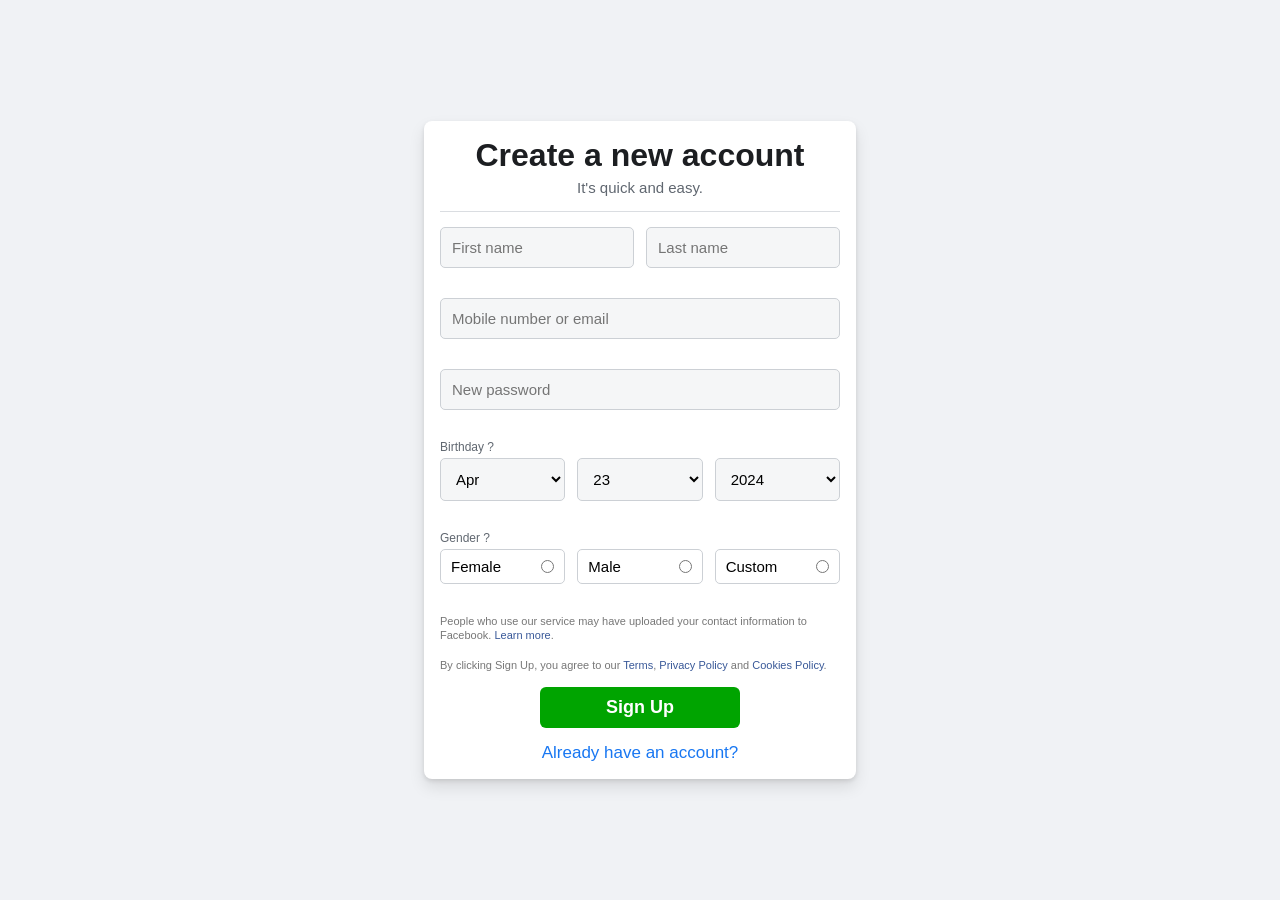
<file: createAccount.html>
<!DOCTYPE html>
<html lang="en">

<head>
   <meta charset="UTF-8">
   <meta name="viewport" content="width=device-width, initial-scale=1.0">
   <link rel="stylesheet" href="CreateAccount.css">

   <title>Create Account</title>
</head>

<body>
   <form id="signupForm" action="">

      <div class="form-header">
         <h2>Create a new account</h2>
         <p>It's quick and easy.</p>
      </div>
      <hr>

      <div class="input-group-row">
         <div class="input-wrapper">
            <input type="text" id="firstName" placeholder="First name">
            <span class="error-msg" id="firstNameError"></span>
         </div>
         <div class="input-wrapper">
            <input type="text" id="lastName" placeholder="Last name">
            <span class="error-msg" id="lastNameError"></span>
         </div>
      </div>


      <div class="input-wrapper">
         <input type="text" id="emailOrMobile" placeholder="Mobile number or email">
         <span class="error-msg" id="emailError"></span>
      </div>

      <div class="input-wrapper">
         <input type="password" id="newPassword" placeholder="New password">
         <span class="error-msg" id="passwordError"></span>
      </div>


      <fieldset class="input-wrapper">
         <legend>Birthday <span class="help-icon">?</span></legend>
         <div class="select-group">
            <select id="birthMonth">
               <option value="Apr">Apr</option>

            </select>
            <select id="birthDay">
               <option value="23">23</option>

            </select>
            <select id="birthYear">
               <option value="2024">2024</option>

            </select>
         </div>
         <span class="error-msg" id="birthdayError"></span>
      </fieldset>
      <fieldset class="input-wrapper">
         <legend>Gender <span class="help-icon">?</span></legend>
         <div class="radio-group">
            <label class="radio-box">
               Female <input type="radio" name="gender" value="female" id="genderFemale">
            </label>
            <label class="radio-box">
               Male <input type="radio" name="gender" value="male" id="genderMale">
            </label>
            <label class="radio-box">
               Custom <input type="radio" name="gender" value="custom" id="genderCustom">
            </label>
         </div>
         <span class="error-msg" id="genderError"></span>
      </fieldset>

      <div class="form-footer">
         <p class="disclaimer">People who use our service may have uploaded your contact information to Facebook. <a
               href="#">Learn more</a>.</p>
         <p class="disclaimer">By clicking Sign Up, you agree to our <a href="#">Terms</a>, <a href="#">Privacy
               Policy</a> and <a href="#">Cookies Policy</a>.</p>

         <button type="submit" id="submitBtn" class="btn-signup">Sign Up</button>

         <div class="login-link">
            <a href="login.html">Already have an account?</a>
         </div>
      </div>

   </form>
   <script src="CreateAccount.js"></script>
</body>

</html>
</file>
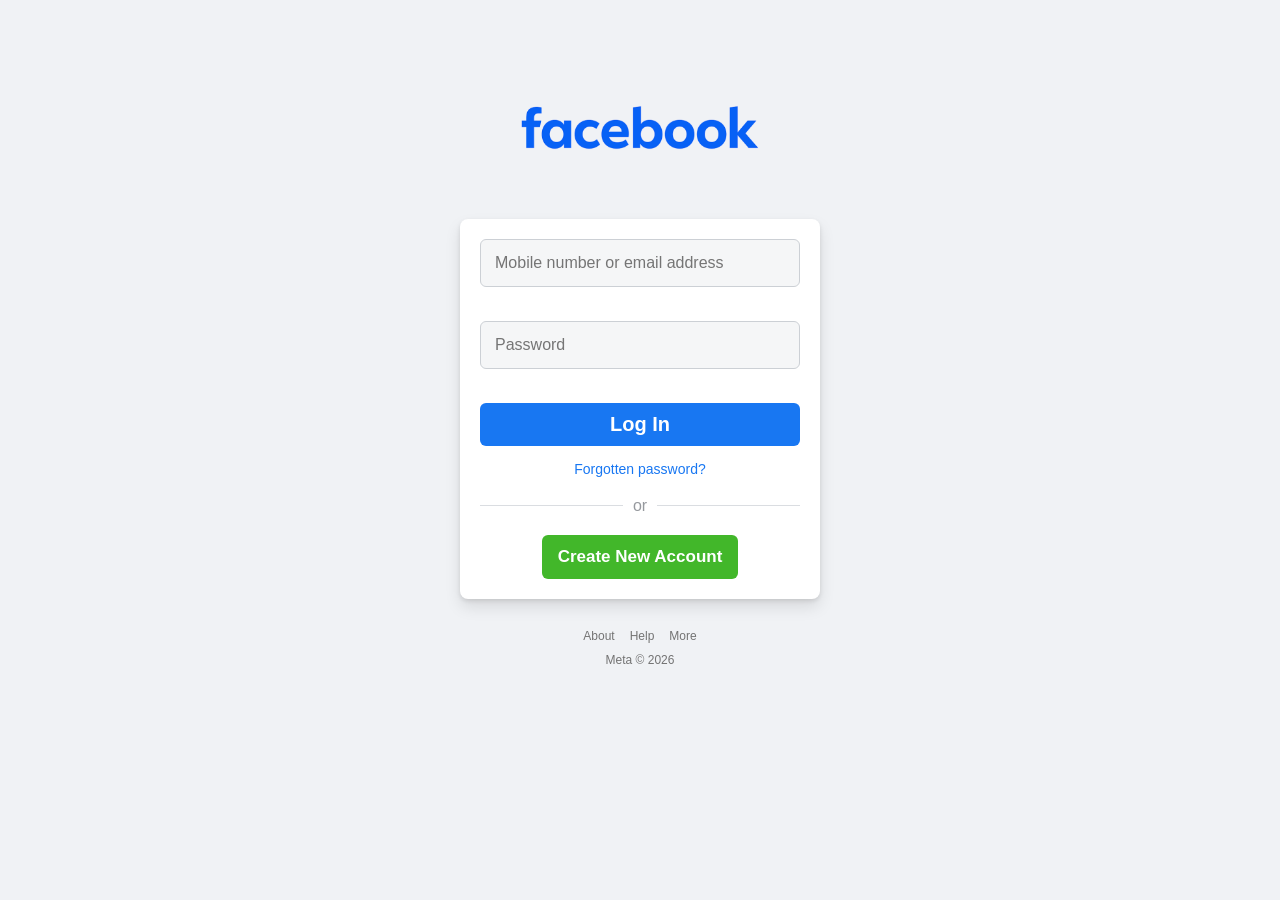
<file: login.html>
<!DOCTYPE html>

<html lang="en">

<head>

   <meta charset="UTF-8">

   <meta name="viewport" content="width=device-width, initial-scale=1.0">
   <link rel="stylesheet" href="login.css">

   <title>login</title>

</head>

<body>

   <!-- Main Container -->
   <main class="login-page">

      <!-- Logo -->
      <div class="logo">
         <img src="images/facebook_logo.png" alt="Facebook Logo">
      </div>

      <!-- Login Form -->
      <form id="loginForm">

         <!-- Email / Mobile -->
         <div class="input-group">
            <input type="email" id="emailOrMobile" placeholder="Mobile number or email address">
            <span class="input-error" id="emailOrMobile-error">
            </span>
         </div>

         <!-- Password -->
         <div class="input-group">
            <input type="password" id="password" placeholder="Password">
            <span class="input-error" id="password-error">
            </span>
         </div>

         <!-- Login Button -->
         <button type="submit" id="login-btn" class="login-btn">
            Log In
         </button>

         <!-- Forgotten Password -->
         <a href="#" class="forgotten-password">
            Forgotten password?
         </a>

         <!-- Divider -->
         <div class="divider">
            <span>or</span>
         </div>

         <!-- Create Account -->
         <a href="createAccount.html" class="create-account-btn">
            Create New Account
         </a>

      </form>

      <!-- Footer -->
      <footer class="footer">

         <div class="footer-links">
            <a href="#">About</a>
            <a href="#">Help</a>
            <a href="#">More</a>
         </div>

         <div class="copyright">
            Meta © 2026
         </div>

      </footer>

   </main>
   <script src="login.js"></script>
</body>
</file>
<file: CreateAccount.css>
/* =========================================
   (Reset & Body)
   ========================================= */
*,
*::before,
*::after {
  box-sizing: border-box;
  margin: 0;
  padding: 0;
}

body {
  background-color: #f0f2f5;
  font-family: Arial, sans-serif;
  display: flex;
  flex-direction: column;
  align-items: center;
  justify-content: center;
  min-height: 100vh;
  padding: 20px;
}

/* =========================================
    (The Form)
   ========================================= */
#signupForm {
  background-color: #ffffff;
  width: 100%;
  max-width: 432px;
  padding: 16px;
  border-radius: 8px;
  box-shadow:
    0 2px 4px rgba(0, 0, 0, 0.1),
    0 8px 16px rgba(0, 0, 0, 0.1);
}

/* =========================================
   (Header)
   ========================================= */
.form-header {
  text-align: center;
  margin-bottom: 15px;
}
.form-header h2 {
  font-size: 2rem;
  color: #1c1e21;
  margin-bottom: 5px;
}
.form-header p {
  font-size: 15px;
  color: #606770;
}
hr {
  border: 0;
  border-top: 1px solid #dadde1;
  margin-bottom: 15px;
}

/* =========================================
  (Inputs)
   ========================================= */
.input-wrapper {
  margin-bottom: 12px;
}

.input-group-row {
  display: flex;
  gap: 12px;
  margin-bottom: 12px;
}
.input-group-row .input-wrapper {
  flex: 1;
  margin-bottom: 0;
}

input[type="text"],
input[type="password"],
select {
  width: 100%;
  padding: 11px;
  font-size: 15px;
  background-color: #f5f6f7;
  border: 1px solid #ccd0d5;
  border-radius: 5px;
}

/*(Focus) */
input:focus,
select:focus {
  outline: none;
  border-color: #1877f2;
  box-shadow: 0 0 0 2px #e7f3ff;
}

/* =========================================
    (Fieldsets & Radio)
   ========================================= */
fieldset {
  border: none;
  margin-bottom: 12px;
}
legend {
  font-size: 12px;
  color: #606770;
  margin-bottom: 4px;
}
.select-group {
  display: flex;
  gap: 12px;
}
.radio-group {
  display: flex;
  gap: 12px;
}

.radio-box {
  flex: 1;
  border: 1px solid #ccd0d5;
  border-radius: 5px;
  padding: 8px 10px;
  display: flex;
  justify-content: space-between;
  align-items: center;
  font-size: 15px;
  cursor: pointer;
}

/* =========================================
   (Errors) 
   ========================================= */
.error-msg {
  color: #f02849;
  font-size: 12px;
  margin-top: 4px;
  display: block;
  min-height: 14px;
}

.input-error {
  border-color: #f02849 !important;
}

/* =========================================
   (Footer & Buttons)
   ========================================= */
.disclaimer {
  font-size: 11px;
  color: #777;
  margin-bottom: 15px;
  line-height: 1.3;
}
.disclaimer a {
  color: #385898;
  text-decoration: none;
}

.btn-signup {
  width: 200px;
  display: block;
  margin: 0 auto 15px auto;
  background-color: #00a400;
  border: none;
  border-radius: 6px;
  color: white;
  font-size: 18px;
  font-weight: bold;
  padding: 10px;
  cursor: pointer;
}
.btn-signup:hover {
  background-color: #008f00;
}

.login-link {
  text-align: center;
}
.login-link a {
  color: #1877f2;
  font-size: 17px;
  text-decoration: none;
  font-weight: 500;
}
</file>
<file: login.css>
/* 1. تهيئة عامة وخلفية الصفحة */
* {
  box-sizing: border-box;
  margin: 0;
  padding: 0;
}
body {
  background-color: #f0f2f5;
  font-family: Arial, sans-serif;
  display: flex;
  justify-content: center;
  min-height: 100vh;
}

.login-page {
  display: flex;
  flex-direction: column;
  align-items: center;
  width: 100%;
  max-width: 400px;
  padding: 20px;
  margin-top: 40px;
}

.logo {
  margin-bottom: 20px;
  text-align: center;
}
.logo img {
  width: 240px;
  mix-blend-mode: multiply;
}

#loginForm {
  background-color: #ffffff;
  width: 100%;
  padding: 20px;
  border-radius: 8px;
  box-shadow:
    0 2px 4px rgba(0, 0, 0, 0.1),
    0 8px 16px rgba(0, 0, 0, 0.1);
  display: flex;
  flex-direction: column;
}

.input-group {
  margin-bottom: 15px;
}
.input-group input {
  width: 100%;
  padding: 14px;
  font-size: 16px;
  border: 1px solid #ccd0d5;
  border-radius: 6px;
  background-color: #f5f6f7;
}
.input-group input:focus {
  outline: none;
  border-color: #1877f2;
  box-shadow: 0 0 0 2px #e7f3ff;
}

.input-error {
  color: #f02849;
  font-size: 12px;
  display: block;
  margin-top: 5px;
  min-height: 14px;
}

.login-btn {
  background-color: #1877f2;
  color: white;
  font-size: 20px;
  font-weight: bold;
  padding: 10px;
  border: none;
  border-radius: 6px;
  cursor: pointer;
  margin-bottom: 15px;
  width: 100%;
}
.login-btn:hover {
  background-color: #166fe5;
}

.forgotten-password {
  color: #1877f2;
  font-size: 14px;
  text-align: center;
  text-decoration: none;
  margin-bottom: 20px;
}

.divider {
  display: flex;
  align-items: center;
  color: #96999e;
  margin-bottom: 20px;
}
.divider::before,
.divider::after {
  content: "";
  flex: 1;
  border-bottom: 1px solid #dadde1;
}
.divider span {
  padding: 0 10px;
}

.create-account-btn {
  background-color: #42b72a;
  color: white;
  font-weight: bold;
  font-size: 17px;
  padding: 12px 16px;
  border-radius: 6px;
  text-decoration: none;
  text-align: center;
  display: block;
  width: fit-content;
  margin: 0 auto;
}
.create-account-btn:hover {
  background-color: #36a420;
}

.footer {
  margin-top: 30px;
  text-align: center;
  color: #737373;
  font-size: 12px;
}
.footer-links {
  display: flex;
  justify-content: center;
  gap: 15px;
  margin-bottom: 10px;
}
.footer-links a {
  color: #737373;
  text-decoration: none;
}
</file>
